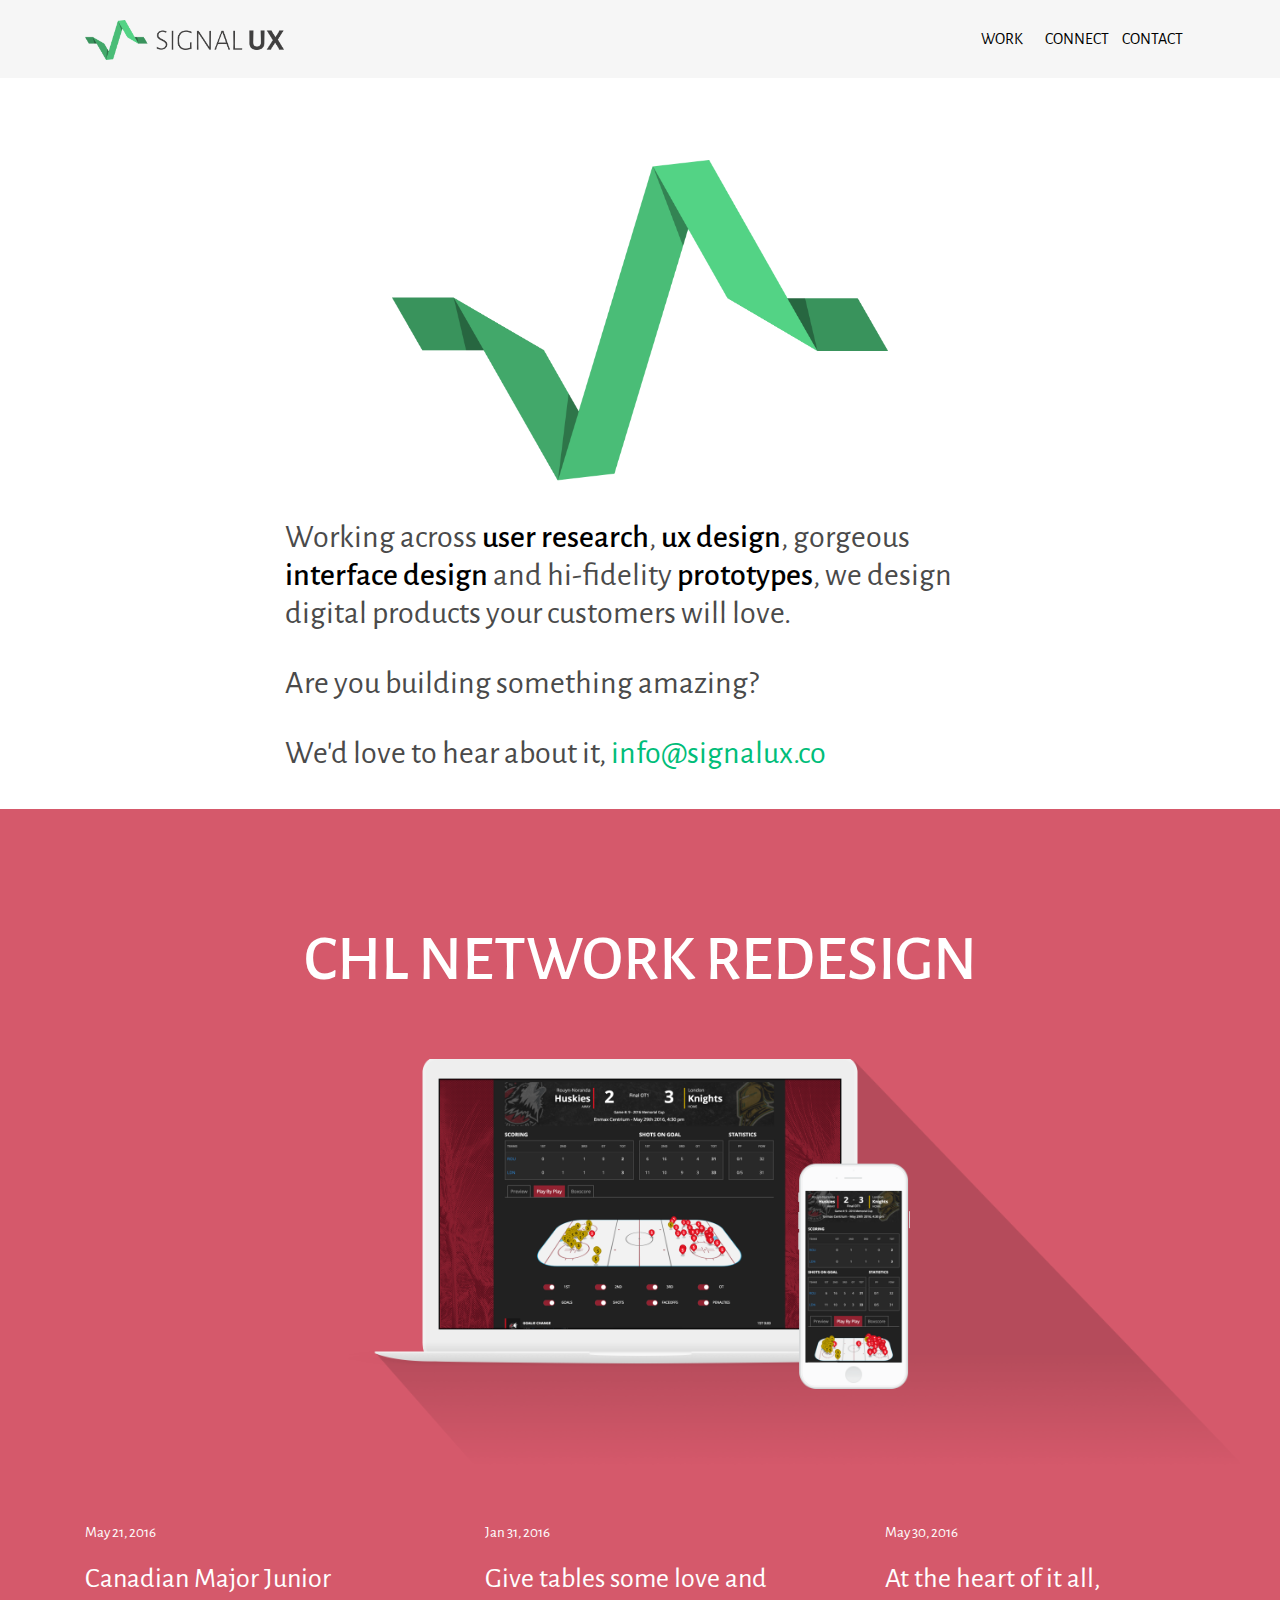
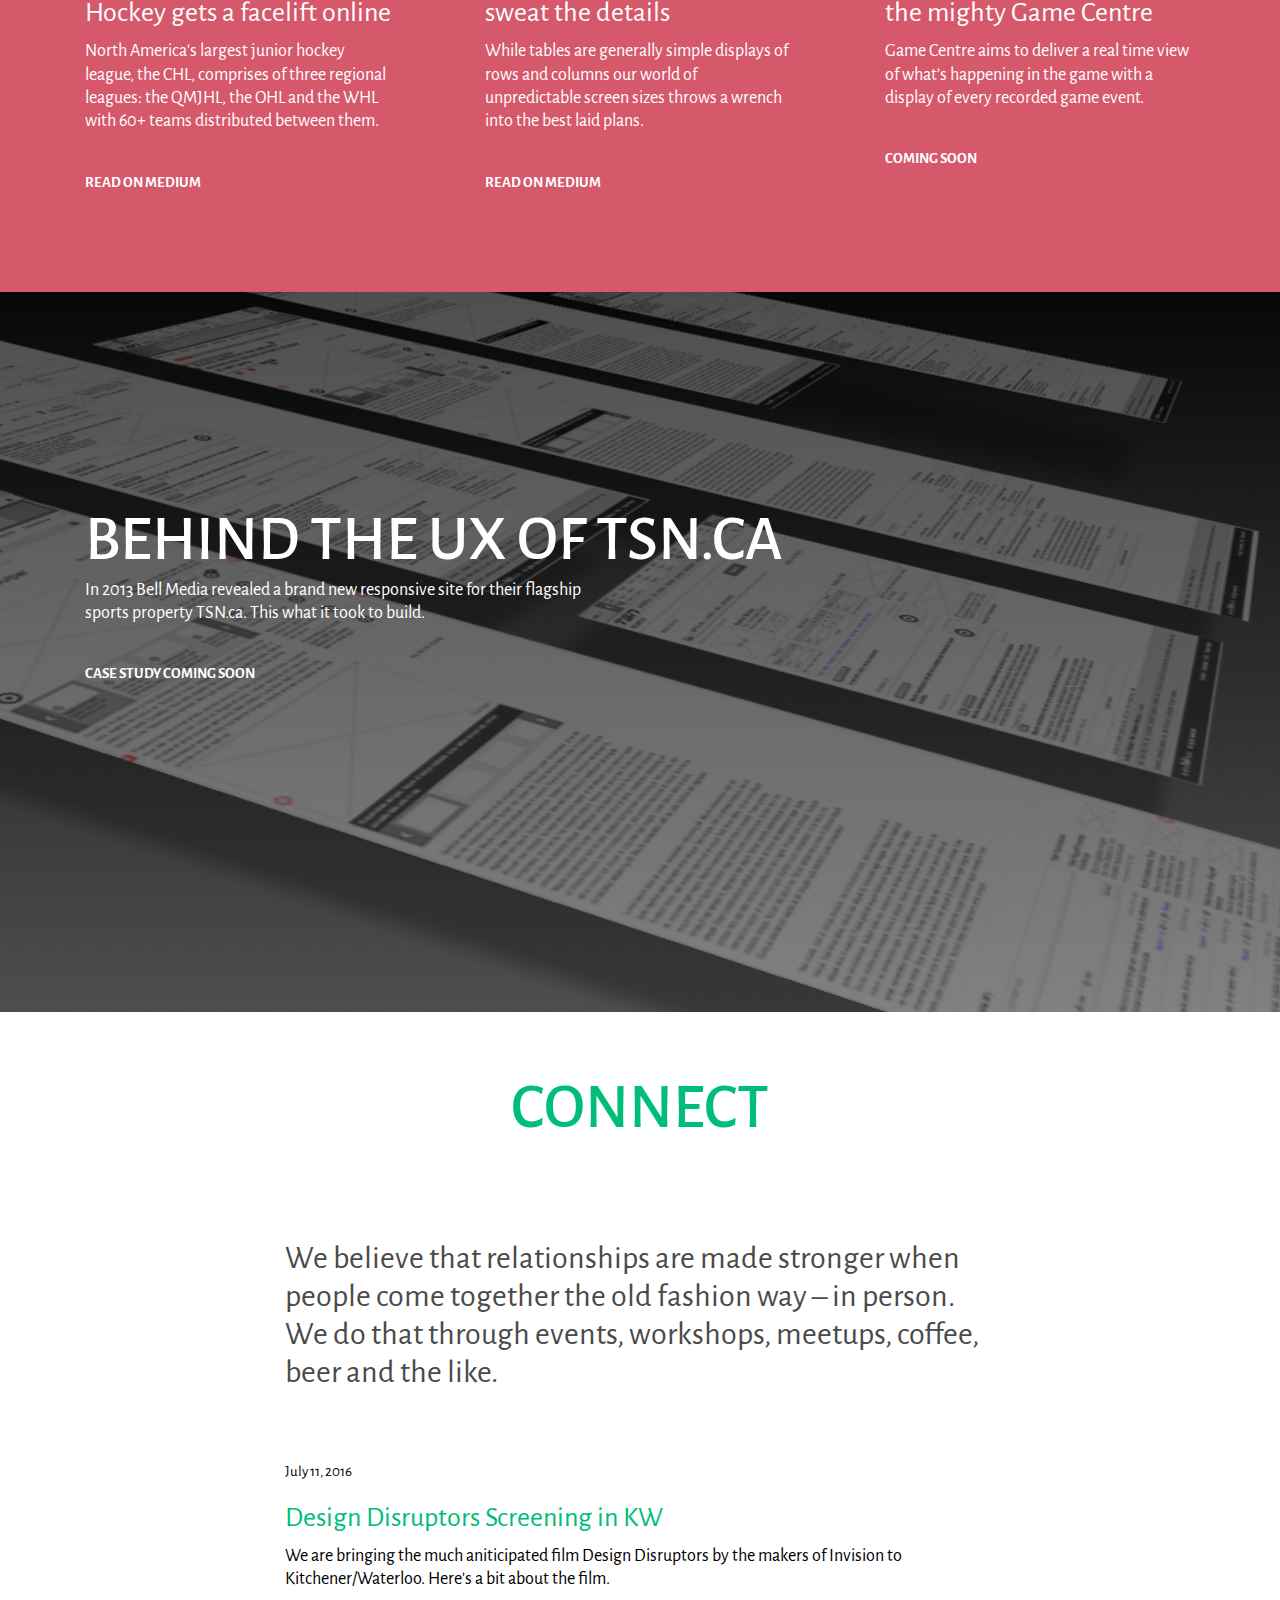
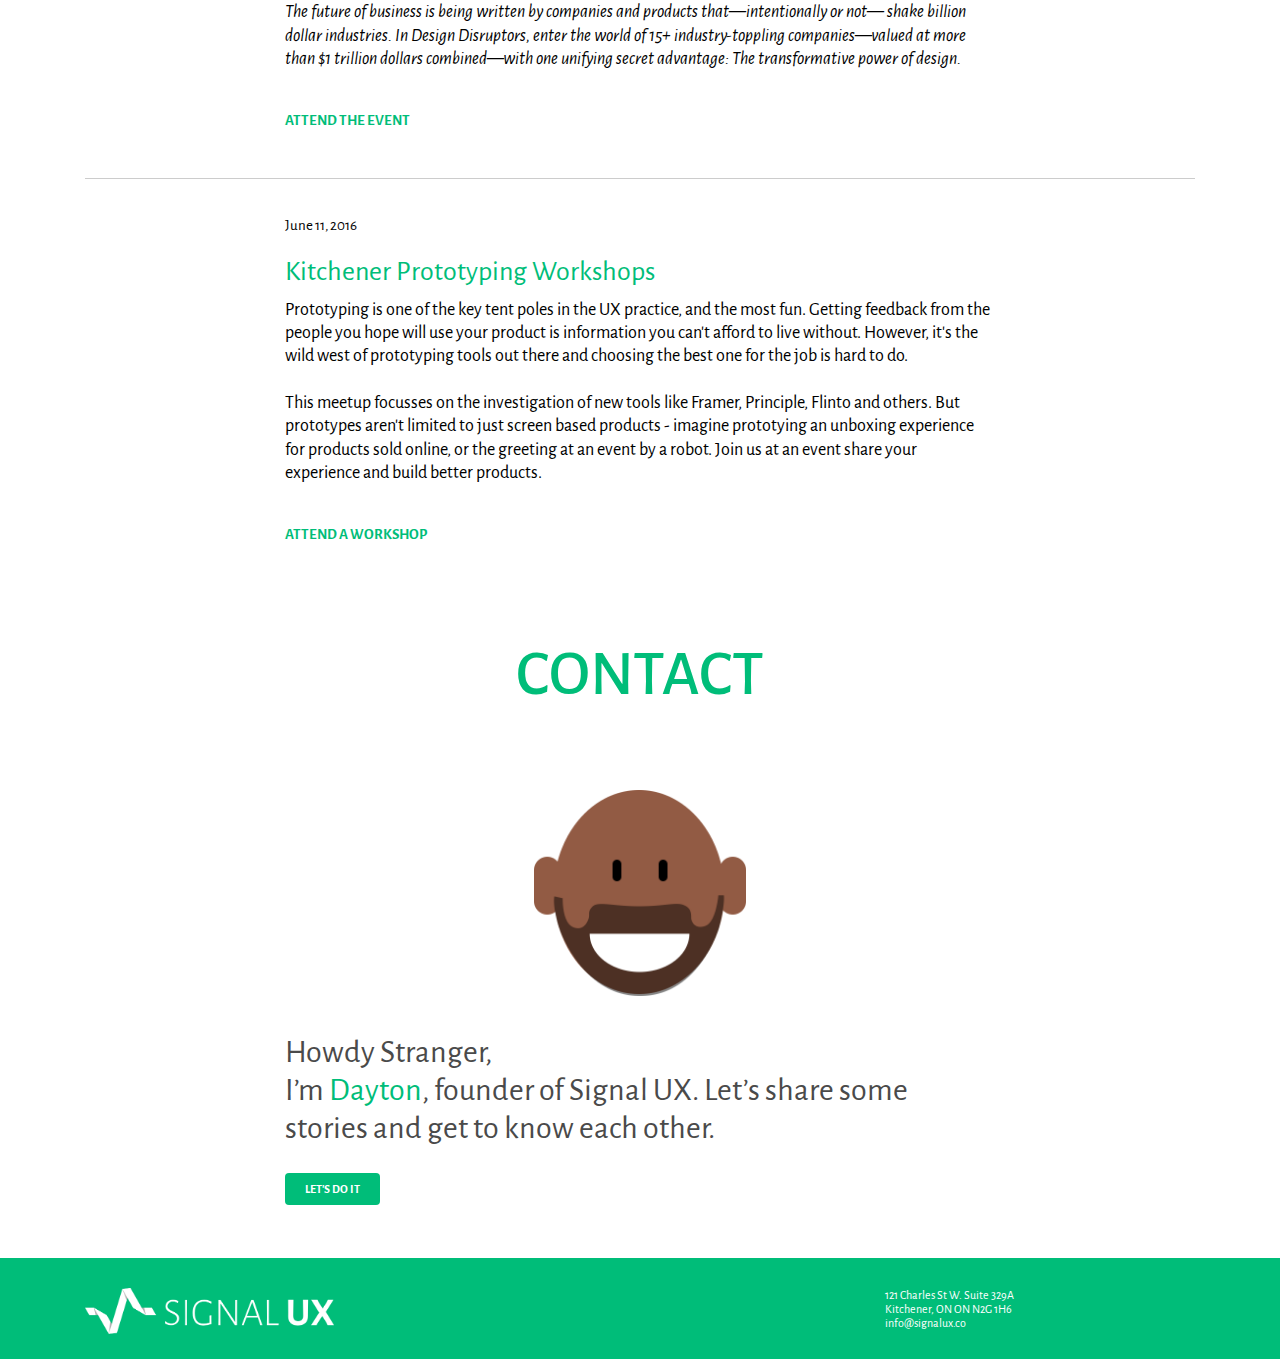
<file: index.html>
<!DOCTYPE html>
<!--[if lt IE 7]> <html lang="en" class="no-js ie6 oldie"> <![endif]-->
<!--[if IE 7]>    <html lang="en" class="no-js ie7 oldie"> <![endif]-->
<!--[if IE 8]>    <html lang="en" class="no-js ie8 oldie"> <![endif]-->
<!--[if gt IE 8]><!-->
<html class='no-js' lang='en'>
  <!--<![endif]-->
  <head>
    <meta charset='utf-8' />
    <meta content='IE=edge,chrome=1' http-equiv='X-UA-Compatible' />
    <title>Signal UX - A product design company</title>
    <meta content='Working across user research, ux design, gorgeous interface design and hi-fidelity prototypes, we design digital products your customers will love.' name='description' />
    <meta content='width=device-width, initial-scale=1.0' name='viewport' />
    <link href='css/style.css' rel='stylesheet' />
    
    <script src='js/modernizr-2.0.6.min.js'></script>
  </head>
  <body>
    <div class='container'>
      <div class="desktop-header">
        <!-- Header/Menu Goes Here -->
        <div class="section__content">
          <div class="desktop-header__menu">
            <div class="desktop-header__menu-logo"><img src="images/signal_ux_logo.png" title="Signal UX logo" height="40px"></div>
            <div class="desktop-header__menu-items">
              <div class="desktop-header__menu-item"><a id="desktop-header__menu-item-work" href="#">Work</a></div>
              <div class="desktop-header__menu-item"><a id="desktop-header__menu-item-connect" href="#">Connect</a></div>
              <div class="desktop-header__menu-item"><a id="desktop-header__menu-item-contact" href="#">Contact</a></div>
            </div>
          </div>
        </div>
        <div class="desktop-header__mobile-menu">
          <div class="desktop-header__mobile-menu__button fa fa-bars"></div>
          <div class="desktop-header__mobile-menu__logo"><img src="images/signal_ux_logo.png"></div>
        </div>
      </div>
     
      <div class="section--about" id="section--about">
        <div class="section__content">
          <div class="section__content-text">
            <p class="about-logo"><img src="images/signal_ux_big_logo.png" title="Signal UX logo" height="70%" width="70%"></p>
            <p class="text-about">Working across <strong>user research</strong>, <strong>ux design</strong>, gorgeous <strong>interface design</strong> and hi-fidelity <strong>prototypes</strong>, we design digital products your customers will love.</p>
            <p class="text-about">Are you building something amazing?</p>
            <p class="text-about">We'd love to hear about it, <a href="mailto:info@signalux.co">info@signalux.co</a></p>
          </div>
        </div>
      </div>

      <div class="section--work-chl" id="section--work">
        <div class="section__content">
          <div class="section__content-text">
            <h1>CHL Network Redesign<h1>
          </div>
          <div class="section__content-picture">
            <img src="images/work_chl.png" height="100%" width="100%">
          </div>

          <div class="section__content-column">
            <div class="text-date">May 21, 2016</div>
            <div class="text-title"><a href="https://medium.com/@daytonp/major-junior-hockey-gets-a-facelift-online-bfa205b656ba#.89e8o1uru" target="_blank">Canadian Major Junior Hockey gets a facelift online</a></div>
            <div class="text-byline">North America's largest junior hockey league, the CHL, comprises of three regional leagues: the QMJHL, the OHL and the WHL with 60+ teams distributed between them.</div>
            <div class="read-more"><a href="https://medium.com/@daytonp/major-junior-hockey-gets-a-facelift-online-bfa205b656ba#.89e8o1uru" target="_blank">Read on medium</a></div>
          </div>

          <div class="section__content-column">
            <div class="text-date">Jan 31, 2016</div>
            <div class="text-title"><a href="https://medium.com/@daytonp/give-tables-some-love-and-sweat-the-details-18a083dfffc7#.79fojo6xk" target="_blank">Give tables some love and sweat the details</a></div>
            <div class="text-byline">While tables are generally simple displays of rows and columns our world of unpredictable screen sizes throws a wrench into the best laid plans.</div>
            <div class="read-more"><a href="https://medium.com/@daytonp/give-tables-some-love-and-sweat-the-details-18a083dfffc7#.79fojo6xk" target="_blank">Read on medium</a></div>

          </div>
          <div class="section__content-column">
            <div class="text-date">May 30, 2016</div>
            <div class="text-title">At the heart of it all,<br>the mighty Game Centre</div>
            <div class="text-byline">Game Centre aims to deliver a real time view of what’s happening in the game with a display of every recorded game event.</div>
            <div class="read-more">Coming Soon</div>
          </div>
        </div>
      </div>
      <div class="section--work-tsn" id="section--work">
        <div class="section__content">
          <div class="section__content-text">
            <h1>Behind the UX of TSN.ca</h1>
          </div>

          <div class="section__content-column">
            <div class="text-byline">In 2013 Bell Media revealed a brand new responsive site for their flagship sports property TSN.ca. This what it took to build.</div>
            <div class="read-more"><a href="http://medium.com" target="_blank">Case study coming soon</a></div>
          </div>
        </div>
      </div>

      <div class="section--connect" id="section--connect">
        <div class="section__content">
          <h1>Connect</h1>
          <div class="section__content-text">
            <p class="text-about">We believe that relationships are made stronger when people come together the old fashion way &ndash; in person.<br/>We do that through events, workshops, meetups, coffee, beer and the like.</p>
          </div>
          <div class="section__content-item">
            <div class="text-date">July 11, 2016</div>
            <div class="text-title"><a href="https://www.eventbrite.ca/e/design-disruptors-premier-in-kw-tickets-26053475647" target="_blank">Design Disruptors Screening in KW</a></div>
            <div class="text-byline">
              We are bringing the much aniticipated film Design Disruptors by the makers of Invision to Kitchener/Waterloo. Here's a bit about the film.<br/>

              <blockquote>The future of business is being written by companies and products that—intentionally or not— shake billion dollar industries. In Design Disruptors, enter the world of 15+ industry-toppling companies—valued at more than $1 trillion dollars combined—with one unifying secret advantage: The transformative power of design.</blockquote>

            </div>
            <div class="read-more"><a href="https://www.eventbrite.ca/e/design-disruptors-premier-in-kw-tickets-26053475647" target="_blank">Attend the event</a></div>
          </div>
          <div class="section__content-separator"><hr></div>
          <div class="section__content-item">
            <div class="text-date">June 11, 2016</div>
            <div class="text-title"><a href="http://www.meetup.com/kitchener-prototyping/" target="_blank">Kitchener Prototyping Workshops</a></div>
            <div class="text-byline">Prototyping is one of the key tent poles in the UX practice, and the most fun. Getting feedback from the people you hope will use your product is information you can't afford to live without. However, it's the wild west of prototyping tools out there and choosing the best one for the job is hard to do. <br><br>This meetup focusses on the investigation of new tools like Framer, Principle, Flinto and others. But prototypes aren't limited to just screen based products - imagine prototying an unboxing experience for products sold online, or the greeting at an event by a robot. Join us at an event share your experience and build better products.</div>
            <div class="read-more"><a href="http://www.meetup.com/kitchener-prototyping/" target="_blank">Attend a workshop</a></div>
          </div>
        </div>
      </div>


      <div class="section--contact" id="section--contact">
        <div class="section__content">
          <h1>Contact</h1>
          <div class="section__content-text">
            <p class="about-logo"><img src="images/howdy.png" title="howdy" height="30%" width="30%"></p>
            <p class="text-about">Howdy Stranger,<br/>
            I’m <a href="https://www.linkedin.com/in/daytonpereira" target="_blank">Dayton</a>, founder of Signal UX.
            Let’s share some stories and get to know each other.</p>
          </div>
          <div class="calltoaction">
            <a class="button" href="mailto:dayton@signalux.co" target="_blank">Let's do it</a>
          </div>
        </div>
      </div>


      <div class="section--footer">
        <div class="section__content">
          <div class="text-copyright"><img src="images/signal_ux_logo_white.png" title="logo white" height="35%" width="35%"></div>
          <div class="text-address">121 Charles St W. Suite 329A
            <br/>Kitchener, ON ON N2G 1H6
            <br/><a href="mailto:info@signalux.co">info@signalux.co</a>
        </div>
      </div>
    </div> 

    <!-- Mobile Menu -->
    <div class='mobile-menu'>
      <div class="mobile-menu__top">
        <div class="mobile-menu__top-close fa fa-times"></div>
        <div class="mobile-menu__top-logo"><img src="images/mobile_logo.png"></div>
      </div>
      <div class="mobile-menu__items">
        <div class="mobile-menu__item"><a id="mobile-menu__item-work" href="#">Work</a></div>
        <div class="mobile-menu__item"><a id="mobile-menu__item-connect" href="#">Connect</a></div>
        <div class="mobile-menu__item"><a id="mobile-menu__item-contact" href="#">Contact</a></div>
      </div>
    </div>
    <script>
      window.jQuery || document.write("<script src='js/jquery-1.6.2.min.js'>\x3C/script>")
    </script>
    <script src='js/plugins.js'></script>
    <script src='js/script.js'></script>
    <link href="https://fonts.googleapis.com/css?family=Alegreya+Sans:400,500,700" rel="stylesheet">
 <!--    <script>
      var _gaq=[["_setAccount","UA-XXXXX-X"],["_trackPageview"],["_trackPageLoadTime"]];
      (function(d,t){var g=d.createElement(t),s=d.getElementsByTagName(t)[0];g.async=1;
      g.src=("https:"==location.protocol?"//ssl":"//www")+".google-analytics.com/ga.js";
      s.parentNode.insertBefore(g,s)}(document,"script"));
    </script> -->
    <!--[if lt IE 7]>
    <script src='//ajax.googleapis.com/ajax/libs/chrome-frame/1.0.3/CFInstall.min.js'></script>
    <script>
      window.attachEvent('onload',function(){CFInstall.check({mode:'overlay'})});
    </script>
    <![endif]-->
  </body>
</html>
</file>
<file: css/style.css>
@import "https://maxcdn.bootstrapcdn.com/font-awesome/4.6.3/css/font-awesome.min.css";
/* line 22, ../../../../../../../Downloads/compass.app/Contents/Resources/lib/ruby/compass_extensions/compass-h5bp-0.1.2/stylesheets/h5bp/_normalize.scss */
article,
aside,
details,
figcaption,
figure,
footer,
header,
hgroup,
main,
nav,
section,
summary {
  display: block;
}

/* line 38, ../../../../../../../Downloads/compass.app/Contents/Resources/lib/ruby/compass_extensions/compass-h5bp-0.1.2/stylesheets/h5bp/_normalize.scss */
audio,
canvas,
video {
  display: inline-block;
  *display: inline;
  *zoom: 1;
}

/* line 48, ../../../../../../../Downloads/compass.app/Contents/Resources/lib/ruby/compass_extensions/compass-h5bp-0.1.2/stylesheets/h5bp/_normalize.scss */
audio:not([controls]) {
  display: none;
  height: 0;
}

/* line 55, ../../../../../../../Downloads/compass.app/Contents/Resources/lib/ruby/compass_extensions/compass-h5bp-0.1.2/stylesheets/h5bp/_normalize.scss */
[hidden] {
  display: none;
}

/* line 77, ../../../../../../../Downloads/compass.app/Contents/Resources/lib/ruby/compass_extensions/compass-h5bp-0.1.2/stylesheets/h5bp/_normalize.scss */
html {
  background: #fff;
  color: #000;
  font-size: 100%;
  -webkit-text-size-adjust: 100%;
  -ms-text-size-adjust: 100%;
}

/* line 88, ../../../../../../../Downloads/compass.app/Contents/Resources/lib/ruby/compass_extensions/compass-h5bp-0.1.2/stylesheets/h5bp/_normalize.scss */
html,
button,
input,
select,
textarea {
  font-family: sans-serif;
}

/* line 98, ../../../../../../../Downloads/compass.app/Contents/Resources/lib/ruby/compass_extensions/compass-h5bp-0.1.2/stylesheets/h5bp/_normalize.scss */
body {
  margin: 0;
}

/* line 113, ../../../../../../../Downloads/compass.app/Contents/Resources/lib/ruby/compass_extensions/compass-h5bp-0.1.2/stylesheets/h5bp/_normalize.scss */
a:focus {
  outline: thin dotted;
}

/* line 118, ../../../../../../../Downloads/compass.app/Contents/Resources/lib/ruby/compass_extensions/compass-h5bp-0.1.2/stylesheets/h5bp/_normalize.scss */
a:active,
a:hover {
  outline: 0;
}

/* line 132, ../../../../../../../Downloads/compass.app/Contents/Resources/lib/ruby/compass_extensions/compass-h5bp-0.1.2/stylesheets/h5bp/_normalize.scss */
h1 {
  font-size: 2em;
  margin: 0.67em 0;
}

/* line 137, ../../../../../../../Downloads/compass.app/Contents/Resources/lib/ruby/compass_extensions/compass-h5bp-0.1.2/stylesheets/h5bp/_normalize.scss */
h2 {
  font-size: 1.5em;
  margin: 0.83em 0;
}

/* line 142, ../../../../../../../Downloads/compass.app/Contents/Resources/lib/ruby/compass_extensions/compass-h5bp-0.1.2/stylesheets/h5bp/_normalize.scss */
h3 {
  font-size: 1.17em;
  margin: 1em 0;
}

/* line 147, ../../../../../../../Downloads/compass.app/Contents/Resources/lib/ruby/compass_extensions/compass-h5bp-0.1.2/stylesheets/h5bp/_normalize.scss */
h4 {
  font-size: 1em;
  margin: 1.33em 0;
}

/* line 152, ../../../../../../../Downloads/compass.app/Contents/Resources/lib/ruby/compass_extensions/compass-h5bp-0.1.2/stylesheets/h5bp/_normalize.scss */
h5 {
  font-size: 0.83em;
  margin: 1.67em 0;
}

/* line 157, ../../../../../../../Downloads/compass.app/Contents/Resources/lib/ruby/compass_extensions/compass-h5bp-0.1.2/stylesheets/h5bp/_normalize.scss */
h6 {
  font-size: 0.67em;
  margin: 2.33em 0;
}

/* line 163, ../../../../../../../Downloads/compass.app/Contents/Resources/lib/ruby/compass_extensions/compass-h5bp-0.1.2/stylesheets/h5bp/_normalize.scss */
abbr[title] {
  border-bottom: 1px dotted;
}

/* line 168, ../../../../../../../Downloads/compass.app/Contents/Resources/lib/ruby/compass_extensions/compass-h5bp-0.1.2/stylesheets/h5bp/_normalize.scss */
b,
strong {
  font-weight: bold;
}

/* line 173, ../../../../../../../Downloads/compass.app/Contents/Resources/lib/ruby/compass_extensions/compass-h5bp-0.1.2/stylesheets/h5bp/_normalize.scss */
blockquote {
  margin: 1em 40px;
}

/* line 178, ../../../../../../../Downloads/compass.app/Contents/Resources/lib/ruby/compass_extensions/compass-h5bp-0.1.2/stylesheets/h5bp/_normalize.scss */
dfn {
  font-style: italic;
}

/* line 184, ../../../../../../../Downloads/compass.app/Contents/Resources/lib/ruby/compass_extensions/compass-h5bp-0.1.2/stylesheets/h5bp/_normalize.scss */
hr {
  -moz-box-sizing: content-box;
  box-sizing: content-box;
  height: 0;
}

/* line 191, ../../../../../../../Downloads/compass.app/Contents/Resources/lib/ruby/compass_extensions/compass-h5bp-0.1.2/stylesheets/h5bp/_normalize.scss */
mark {
  background: #ff0;
  color: #000;
}

/* line 197, ../../../../../../../Downloads/compass.app/Contents/Resources/lib/ruby/compass_extensions/compass-h5bp-0.1.2/stylesheets/h5bp/_normalize.scss */
p,
pre {
  margin: 1em 0;
}

/* line 203, ../../../../../../../Downloads/compass.app/Contents/Resources/lib/ruby/compass_extensions/compass-h5bp-0.1.2/stylesheets/h5bp/_normalize.scss */
code,
kbd,
pre,
samp {
  font-family: monospace, serif;
  _font-family: 'courier new', monospace;
  font-size: 1em;
}

/* line 213, ../../../../../../../Downloads/compass.app/Contents/Resources/lib/ruby/compass_extensions/compass-h5bp-0.1.2/stylesheets/h5bp/_normalize.scss */
pre {
  white-space: pre;
  white-space: pre-wrap;
  word-wrap: break-word;
}

/* line 220, ../../../../../../../Downloads/compass.app/Contents/Resources/lib/ruby/compass_extensions/compass-h5bp-0.1.2/stylesheets/h5bp/_normalize.scss */
q {
  quotes: none;
}

/* line 225, ../../../../../../../Downloads/compass.app/Contents/Resources/lib/ruby/compass_extensions/compass-h5bp-0.1.2/stylesheets/h5bp/_normalize.scss */
q:before,
q:after {
  content: '';
  content: none;
}

/* line 232, ../../../../../../../Downloads/compass.app/Contents/Resources/lib/ruby/compass_extensions/compass-h5bp-0.1.2/stylesheets/h5bp/_normalize.scss */
small {
  font-size: 80%;
}

/* line 237, ../../../../../../../Downloads/compass.app/Contents/Resources/lib/ruby/compass_extensions/compass-h5bp-0.1.2/stylesheets/h5bp/_normalize.scss */
sub,
sup {
  font-size: 75%;
  line-height: 0;
  position: relative;
  vertical-align: baseline;
}

/* line 245, ../../../../../../../Downloads/compass.app/Contents/Resources/lib/ruby/compass_extensions/compass-h5bp-0.1.2/stylesheets/h5bp/_normalize.scss */
sup {
  top: -0.5em;
}

/* line 249, ../../../../../../../Downloads/compass.app/Contents/Resources/lib/ruby/compass_extensions/compass-h5bp-0.1.2/stylesheets/h5bp/_normalize.scss */
sub {
  bottom: -0.25em;
}

/* line 260, ../../../../../../../Downloads/compass.app/Contents/Resources/lib/ruby/compass_extensions/compass-h5bp-0.1.2/stylesheets/h5bp/_normalize.scss */
dl,
menu,
ol,
ul {
  margin: 1em 0;
}

/* line 267, ../../../../../../../Downloads/compass.app/Contents/Resources/lib/ruby/compass_extensions/compass-h5bp-0.1.2/stylesheets/h5bp/_normalize.scss */
dd {
  margin: 0 0 0 40px;
}

/* line 272, ../../../../../../../Downloads/compass.app/Contents/Resources/lib/ruby/compass_extensions/compass-h5bp-0.1.2/stylesheets/h5bp/_normalize.scss */
menu,
ol,
ul {
  padding: 0 0 0 40px;
}

/* line 279, ../../../../../../../Downloads/compass.app/Contents/Resources/lib/ruby/compass_extensions/compass-h5bp-0.1.2/stylesheets/h5bp/_normalize.scss */
nav ul,
nav ol {
  list-style: none;
  list-style-image: none;
}

/* line 293, ../../../../../../../Downloads/compass.app/Contents/Resources/lib/ruby/compass_extensions/compass-h5bp-0.1.2/stylesheets/h5bp/_normalize.scss */
img {
  border: 0;
  -ms-interpolation-mode: bicubic;
}

/* line 299, ../../../../../../../Downloads/compass.app/Contents/Resources/lib/ruby/compass_extensions/compass-h5bp-0.1.2/stylesheets/h5bp/_normalize.scss */
svg:not(:root) {
  overflow: hidden;
}

/* line 310, ../../../../../../../Downloads/compass.app/Contents/Resources/lib/ruby/compass_extensions/compass-h5bp-0.1.2/stylesheets/h5bp/_normalize.scss */
figure {
  margin: 0;
}

/* line 321, ../../../../../../../Downloads/compass.app/Contents/Resources/lib/ruby/compass_extensions/compass-h5bp-0.1.2/stylesheets/h5bp/_normalize.scss */
form {
  margin: 0;
}

/* line 326, ../../../../../../../Downloads/compass.app/Contents/Resources/lib/ruby/compass_extensions/compass-h5bp-0.1.2/stylesheets/h5bp/_normalize.scss */
fieldset {
  border: 1px solid #c0c0c0;
  margin: 0 2px;
  padding: 0.35em 0.625em 0.75em;
}

/* line 335, ../../../../../../../Downloads/compass.app/Contents/Resources/lib/ruby/compass_extensions/compass-h5bp-0.1.2/stylesheets/h5bp/_normalize.scss */
legend {
  border: 0;
  padding: 0;
  white-space: normal;
  *margin-left: -7px;
}

/* line 346, ../../../../../../../Downloads/compass.app/Contents/Resources/lib/ruby/compass_extensions/compass-h5bp-0.1.2/stylesheets/h5bp/_normalize.scss */
button,
input,
select,
textarea {
  font-size: 100%;
  margin: 0;
  vertical-align: baseline;
  *vertical-align: middle;
}

/* line 358, ../../../../../../../Downloads/compass.app/Contents/Resources/lib/ruby/compass_extensions/compass-h5bp-0.1.2/stylesheets/h5bp/_normalize.scss */
button,
input {
  line-height: normal;
}

/* line 367, ../../../../../../../Downloads/compass.app/Contents/Resources/lib/ruby/compass_extensions/compass-h5bp-0.1.2/stylesheets/h5bp/_normalize.scss */
button,
select {
  text-transform: none;
}

/* line 379, ../../../../../../../Downloads/compass.app/Contents/Resources/lib/ruby/compass_extensions/compass-h5bp-0.1.2/stylesheets/h5bp/_normalize.scss */
button,
html input[type="button"],
input[type="reset"],
input[type="submit"] {
  -webkit-appearance: button;
  cursor: pointer;
  *overflow: visible;
}

/* line 389, ../../../../../../../Downloads/compass.app/Contents/Resources/lib/ruby/compass_extensions/compass-h5bp-0.1.2/stylesheets/h5bp/_normalize.scss */
button[disabled],
html input[disabled] {
  cursor: default;
}

/* line 398, ../../../../../../../Downloads/compass.app/Contents/Resources/lib/ruby/compass_extensions/compass-h5bp-0.1.2/stylesheets/h5bp/_normalize.scss */
input[type="checkbox"],
input[type="radio"] {
  box-sizing: border-box;
  padding: 0;
  *height: 13px;
  *width: 13px;
}

/* line 409, ../../../../../../../Downloads/compass.app/Contents/Resources/lib/ruby/compass_extensions/compass-h5bp-0.1.2/stylesheets/h5bp/_normalize.scss */
input[type="search"] {
  -webkit-appearance: textfield;
  -moz-box-sizing: content-box;
  -webkit-box-sizing: content-box;
  box-sizing: content-box;
}

/* line 418, ../../../../../../../Downloads/compass.app/Contents/Resources/lib/ruby/compass_extensions/compass-h5bp-0.1.2/stylesheets/h5bp/_normalize.scss */
input[type="search"]::-webkit-search-cancel-button,
input[type="search"]::-webkit-search-decoration {
  -webkit-appearance: none;
}

/* line 424, ../../../../../../../Downloads/compass.app/Contents/Resources/lib/ruby/compass_extensions/compass-h5bp-0.1.2/stylesheets/h5bp/_normalize.scss */
button::-moz-focus-inner,
input::-moz-focus-inner {
  border: 0;
  padding: 0;
}

/* line 432, ../../../../../../../Downloads/compass.app/Contents/Resources/lib/ruby/compass_extensions/compass-h5bp-0.1.2/stylesheets/h5bp/_normalize.scss */
textarea {
  overflow: auto;
  vertical-align: top;
}

/* line 444, ../../../../../../../Downloads/compass.app/Contents/Resources/lib/ruby/compass_extensions/compass-h5bp-0.1.2/stylesheets/h5bp/_normalize.scss */
table {
  border-collapse: collapse;
  border-spacing: 0;
}

/* line 7, ../sass/partials/_page.scss */
body, select, input, textarea {
  color: #222;
}

/* line 14, ../sass/partials/_page.scss */
a, a:hover, a:visited {
  text-decoration: none;
}

/* line 1, ../sass/partials/_framework.scss */
body {
  font-family: 'Alegreya Sans', sans-serif;
  margin: 0;
}

/* line 13, ../sass/partials/_framework.scss */
.desktop-header {
  background-color: #f6f6f6;
  display: inline-block;
  width: 100%;
  padding-bottom: 8px;
  left: 0px;
  top: 0px;
  position: fixed;
  margin-bottom: -4px;
  height: 70px;
}
@media (max-width: 769px) {
  /* line 13, ../sass/partials/_framework.scss */
  .desktop-header {
    height: 40px;
  }
}
/* line 26, ../sass/partials/_framework.scss */
.desktop-header .section__content {
  padding: 0;
}
/* line 29, ../sass/partials/_framework.scss */
.desktop-header__menu {
  padding-top: 20px;
  display: none;
  -moz-box-sizing: border-box;
  -webkit-box-sizing: border-box;
  box-sizing: border-box;
  width: 100%;
  float: left;
  padding-left: 3.7878787879%;
  padding-right: 3.7878787879%;
}
/* line 33, ../sass/partials/_framework.scss */
.desktop-header__menu-logo {
  float: left;
}
/* line 37, ../sass/partials/_framework.scss */
.desktop-header__menu-items {
  float: right;
  margin-right: 10px;
  margin-top: 10px;
}
/* line 43, ../sass/partials/_framework.scss */
.desktop-header__menu-item {
  float: left;
  margin-left: 10px;
  width: 65px;
  text-align: center;
  text-transform: uppercase;
  font-family: 'Alegreya Sans', sans-serif;
}
/* line 52, ../sass/partials/_framework.scss */
.desktop-header__menu-item a {
  color: #000000;
}
/* line 56, ../sass/partials/_framework.scss */
.desktop-header__menu-item a:hover {
  font-weight: 500;
}
@media (min-width: 769px) {
  /* line 29, ../sass/partials/_framework.scss */
  .desktop-header__menu {
    display: block;
  }
}
/* line 66, ../sass/partials/_framework.scss */
.desktop-header__mobile-menu {
  display: none;
  -moz-box-sizing: border-box;
  -webkit-box-sizing: border-box;
  box-sizing: border-box;
  width: 100%;
  float: left;
  padding-left: 3.7878787879%;
  padding-right: 3.7878787879%;
  float: left;
  margin-top: 10px;
  color: #00bd79;
  font-size: 30px;
  font-family: FontAwesome;
}
@media (max-width: 768px) {
  /* line 66, ../sass/partials/_framework.scss */
  .desktop-header__mobile-menu {
    display: block;
  }
}
/* line 79, ../sass/partials/_framework.scss */
.desktop-header__mobile-menu__button {
  float: left;
}
/* line 83, ../sass/partials/_framework.scss */
.desktop-header__mobile-menu__logo {
  text-align: center;
  width: calc(100% - 51px);
  float: left;
}
/* line 88, ../sass/partials/_framework.scss */
.desktop-header__mobile-menu__logo img {
  height: 29px;
}

/* line 98, ../sass/partials/_framework.scss */
.mobile-menu {
  -moz-box-sizing: border-box;
  -webkit-box-sizing: border-box;
  box-sizing: border-box;
  width: 100%;
  float: left;
  padding-left: 3.7878787879%;
  padding-right: 3.7878787879%;
  -moz-transition: left, 0.3s;
  -o-transition: left, 0.3s;
  -webkit-transition: left, 0.3s;
  transition: left, 0.3s;
  display: none;
  width: 100%;
  height: 100%;
  background-color: #00bd79;
  color: #ffffff;
}
@media (max-width: 768px) {
  /* line 98, ../sass/partials/_framework.scss */
  .mobile-menu {
    display: block;
    position: fixed;
    left: -100%;
    top: 0px;
  }
}

/* line 117, ../sass/partials/_framework.scss */
.mobile-menu--visible {
  left: 0px;
  -moz-transition: left, 0.3s;
  -o-transition: left, 0.3s;
  -webkit-transition: left, 0.3s;
  transition: left, 0.3s;
}

/* line 127, ../sass/partials/_framework.scss */
.mobile-menu__top-close {
  float: left;
  font-family: FontAwesome;
  font-size: 30px;
  margin-top: 10px;
  clear: both;
}

/* line 135, ../sass/partials/_framework.scss */
.mobile-menu__top-logo {
  width: 100%;
  text-align: center;
  padding-top: 20px;
  clear: both;
}

/* line 142, ../sass/partials/_framework.scss */
.mobile-menu__items {
  width: 100%;
  margin-top: 60px;
}

/* line 147, ../sass/partials/_framework.scss */
.mobile-menu__item {
  width: 100%;
  text-align: center;
  font-family: 'Alegreya Sans', sans-serif;
  font-weight: 400;
  margin-bottom: 30px;
  font-size: 44px;
}

/* line 157, ../sass/partials/_framework.scss */
.mobile-menu__item a {
  color: #ffffff;
}

/* line 161, ../sass/partials/_framework.scss */
.section, .section--about, .section--work-chl, .section--work-tsn, .section--connect, .section--contact, .section--footer {
  width: 100%;
}

/* line 170, ../sass/partials/_framework.scss */
.section__content {
  max-width: 1200px;
  width: 1200px;
  padding: 10px;
  margin-left: auto;
  margin-right: auto;
}
@media (max-width: 1200px) {
  /* line 170, ../sass/partials/_framework.scss */
  .section__content {
    width: calc(100% - 20px);
  }
}

/* line 183, ../sass/partials/_framework.scss */
.section__content-picture {
  text-align: center;
}

/* line 187, ../sass/partials/_framework.scss */
.section__content-column {
  -moz-box-sizing: border-box;
  -webkit-box-sizing: border-box;
  box-sizing: border-box;
  width: 33.3333333333%;
  float: left;
  padding-left: 3.7878787879%;
  padding-right: 3.7878787879%;
}
@media (max-width: 768px) {
  /* line 187, ../sass/partials/_framework.scss */
  .section__content-column {
    -moz-box-sizing: border-box;
    -webkit-box-sizing: border-box;
    box-sizing: border-box;
    width: 100%;
    float: left;
    padding-left: 3.7878787879%;
    padding-right: 3.7878787879%;
  }
}

/* line 196, ../sass/partials/_framework.scss */
.about-logo {
  text-align: center;
}

/* line 202, ../sass/partials/_framework.scss */
h1 {
  text-transform: uppercase;
  font-family: 'Alegreya Sans', sans-serif;
  font-weight: 500;
  text-align: center;
  margin-bottom: 60px;
  font-size: 64px;
}
@media (max-width: 768px) {
  /* line 202, ../sass/partials/_framework.scss */
  h1 {
    font-size: 32px;
  }
}

/* line 215, ../sass/partials/_framework.scss */
.text-date {
  font-family: 'Alegreya Sans', sans-serif;
  font-weight: 400;
  margin-bottom: 20px;
  font-size: 15px;
}
@media (max-width: 420px) {
  /* line 215, ../sass/partials/_framework.scss */
  .text-date {
    font-size: 12px;
    margin-bottom: 5px;
  }
}

/* line 226, ../sass/partials/_framework.scss */
.text-title {
  font-family: 'Alegreya Sans', sans-serif;
  font-weight: 400;
  margin-bottom: 10px;
  font-size: 28px;
}
@media (max-width: 420px) {
  /* line 226, ../sass/partials/_framework.scss */
  .text-title {
    font-size: 20px;
    margin-bottom: 5px;
  }
}

/* line 237, ../sass/partials/_framework.scss */
.text-byline {
  font-family: 'Alegreya Sans', sans-serif;
  font-weight: 400;
  font-size: 18px;
  margin-bottom: 40px;
  line-height: 1.3;
}
@media (max-width: 420px) {
  /* line 237, ../sass/partials/_framework.scss */
  .text-byline {
    margin-bottom: 10px;
  }
}

/* line 248, ../sass/partials/_framework.scss */
.read-more {
  text-transform: uppercase;
  font-family: 'Alegreya Sans', sans-serif;
  font-weight: 700;
  margin-bottom: 40px;
  font-size: 15px;
}
@media (max-width: 420px) {
  /* line 248, ../sass/partials/_framework.scss */
  .read-more {
    font-size: 12px;
    margin-bottom: 40px;
  }
}

/* line 260, ../sass/partials/_framework.scss */
.text-about {
  font-family: 'Alegreya Sans', sans-serif;
  font-weight: 400;
  font-size: 32px;
  color: #4A4A4A;
}
@media (max-width: 768px) {
  /* line 260, ../sass/partials/_framework.scss */
  .text-about {
    font-size: 24px;
  }
}

/* line 270, ../sass/partials/_framework.scss */
.text-copyright {
  font-family: 'Alegreya Sans', sans-serif;
  font-weight: 400;
  margin-bottom: 20px;
}

/* line 276, ../sass/partials/_framework.scss */
.text-address {
  font-family: 'Alegreya Sans', sans-serif;
  font-weight: 400;
  margin-bottom: 20px;
  font-size: 12px;
}

/* line 283, ../sass/partials/_framework.scss */
strong {
  color: black;
  font-weight: 500;
}

/* line 287, ../sass/partials/_framework.scss */
a {
  color: #00bd79;
  font-weight: 400;
}
/* line 290, ../sass/partials/_framework.scss */
a:hover {
  color: #39935C;
}

/* line 295, ../sass/partials/_framework.scss */
blockquote {
  font-style: italic;
  margin: 10px 0 0 0;
}

/* line 301, ../sass/partials/_framework.scss */
a.button {
  color: white;
}
/* line 303, ../sass/partials/_framework.scss */
a.button:hover {
  color: white;
  background-color: #39935C;
}

/* line 308, ../sass/partials/_framework.scss */
.button {
  padding: 10px 20px 10px 20px;
  background-color: #00bd79;
  width: 100%;
  display: inline;
  -moz-border-radius: 4px / 4px;
  -webkit-border-radius: 4px 4px;
  border-radius: 4px / 4px;
  text-transform: uppercase;
  font-family: 'Alegreya Sans', sans-serif;
  font-weight: 700;
  font-size: 12px;
}
/* line 319, ../sass/partials/_framework.scss */
.button a {
  color: white;
}

/* line 1, ../sass/partials/_sections.scss */
.section, .section--about, .section--work-chl, .section--work-tsn, .section--connect, .section--contact, .section--footer {
  display: inline-block;
}
/* line 4, ../sass/partials/_sections.scss */
.section--about {
  padding-top: 134px;
  background-color: #fff;
}
@media (max-width: 768px) {
  /* line 4, ../sass/partials/_sections.scss */
  .section--about {
    padding-top: 50px;
  }
}
/* line 15, ../sass/partials/_sections.scss */
.section--about .section__content-text {
  -moz-box-sizing: border-box;
  -webkit-box-sizing: border-box;
  box-sizing: border-box;
  width: 66.6666666667%;
  float: left;
  padding-left: 3.7878787879%;
  padding-right: 3.7878787879%;
  margin-left: 16.6666666667%;
}
@media (max-width: 768px) {
  /* line 15, ../sass/partials/_sections.scss */
  .section--about .section__content-text {
    -moz-box-sizing: border-box;
    -webkit-box-sizing: border-box;
    box-sizing: border-box;
    width: 100%;
    float: left;
    padding-left: 3.7878787879%;
    padding-right: 3.7878787879%;
    margin-left: 0%;
  }
}
/* line 26, ../sass/partials/_sections.scss */
.section--work-chl {
  background-color: #D5596B;
  padding: 60px 0 60px 0;
}
@media (max-width: 768px) {
  /* line 26, ../sass/partials/_sections.scss */
  .section--work-chl {
    padding: 30px 0 30px 0;
  }
}
/* line 34, ../sass/partials/_sections.scss */
.section--work-chl .section__content h1 {
  color: white;
}
/* line 37, ../sass/partials/_sections.scss */
.section--work-chl .section__content .text-date {
  color: white;
}
/* line 41, ../sass/partials/_sections.scss */
.section--work-chl .section__content .text-title {
  color: white;
}
/* line 43, ../sass/partials/_sections.scss */
.section--work-chl .section__content .text-title a {
  color: white;
}
/* line 45, ../sass/partials/_sections.scss */
.section--work-chl .section__content .text-title a:hover {
  color: black;
}
/* line 51, ../sass/partials/_sections.scss */
.section--work-chl .section__content .text-byline {
  color: white;
}
/* line 53, ../sass/partials/_sections.scss */
.section--work-chl .section__content .text-byline a {
  color: white;
}
/* line 55, ../sass/partials/_sections.scss */
.section--work-chl .section__content .text-byline a:hover {
  color: black;
}
/* line 61, ../sass/partials/_sections.scss */
.section--work-chl .section__content .read-more {
  color: white;
}
/* line 63, ../sass/partials/_sections.scss */
.section--work-chl .section__content .read-more a {
  color: white;
  font-weight: 700;
}
/* line 66, ../sass/partials/_sections.scss */
.section--work-chl .section__content .read-more a:hover {
  color: black;
}
/* line 75, ../sass/partials/_sections.scss */
.section--work-tsn {
  background-color: black;
  -webkit-background-size: cover;
  background-size: cover;
  background-repeat: no-repeat;
  background-position: 50% 50%;
  background-image: url(../images/work_tsn.jpg);
}
/* line 80, ../sass/partials/_sections.scss */
.section--work-tsn .section__content {
  height: 700px;
}
@media (max-width: 768px) {
  /* line 80, ../sass/partials/_sections.scss */
  .section--work-tsn .section__content {
    height: 567px;
  }
}
/* line 85, ../sass/partials/_sections.scss */
.section--work-tsn .section__content .section__content-text {
  -moz-box-sizing: border-box;
  -webkit-box-sizing: border-box;
  box-sizing: border-box;
  width: 100%;
  float: left;
  padding-left: 3.7878787879%;
  padding-right: 3.7878787879%;
}
/* line 87, ../sass/partials/_sections.scss */
.section--work-tsn .section__content .section__content-text h1 {
  color: white;
  text-align: left;
  margin-top: 200px;
  margin-bottom: 0px;
}
@media (max-width: 768px) {
  /* line 87, ../sass/partials/_sections.scss */
  .section--work-tsn .section__content .section__content-text h1 {
    margin-top: 180px;
    text-align: none;
  }
}
/* line 99, ../sass/partials/_sections.scss */
.section--work-tsn .section__content .read-more {
  color: white;
}
/* line 101, ../sass/partials/_sections.scss */
.section--work-tsn .section__content .read-more a {
  color: white;
  font-weight: 700;
}
/* line 104, ../sass/partials/_sections.scss */
.section--work-tsn .section__content .read-more a:hover {
  color: #ccc;
}
/* line 109, ../sass/partials/_sections.scss */
.section--work-tsn .section__content .section__content-column {
  -moz-box-sizing: border-box;
  -webkit-box-sizing: border-box;
  box-sizing: border-box;
  width: 50%;
  float: left;
  padding-left: 3.7878787879%;
  padding-right: 3.7878787879%;
}
@media (max-width: 768px) {
  /* line 109, ../sass/partials/_sections.scss */
  .section--work-tsn .section__content .section__content-column {
    -moz-box-sizing: border-box;
    -webkit-box-sizing: border-box;
    box-sizing: border-box;
    width: 100%;
    float: left;
    padding-left: 3.7878787879%;
    padding-right: 3.7878787879%;
  }
}
/* line 114, ../sass/partials/_sections.scss */
.section--work-tsn .section__content .section__content-column .text-byline {
  color: white;
}
/* line 122, ../sass/partials/_sections.scss */
.section--connect {
  background-color: #ffffff;
}
/* line 127, ../sass/partials/_sections.scss */
.section--connect .section__content h1 {
  color: #00bd79;
}
/* line 131, ../sass/partials/_sections.scss */
.section--connect .section__content-text {
  -moz-box-sizing: border-box;
  -webkit-box-sizing: border-box;
  box-sizing: border-box;
  width: 66.6666666667%;
  float: left;
  padding-left: 3.7878787879%;
  padding-right: 3.7878787879%;
  margin-left: 16.6666666667%;
  margin-bottom: 40px;
}
@media (max-width: 768px) {
  /* line 131, ../sass/partials/_sections.scss */
  .section--connect .section__content-text {
    -moz-box-sizing: border-box;
    -webkit-box-sizing: border-box;
    box-sizing: border-box;
    width: 100%;
    float: left;
    padding-left: 3.7878787879%;
    padding-right: 3.7878787879%;
    margin-left: 0%;
  }
}
/* line 140, ../sass/partials/_sections.scss */
.section--connect .section__content-item {
  -moz-box-sizing: border-box;
  -webkit-box-sizing: border-box;
  box-sizing: border-box;
  width: 66.6666666667%;
  float: left;
  padding-left: 3.7878787879%;
  padding-right: 3.7878787879%;
  margin-left: 16.6666666667%;
}
@media (max-width: 768px) {
  /* line 140, ../sass/partials/_sections.scss */
  .section--connect .section__content-item {
    -moz-box-sizing: border-box;
    -webkit-box-sizing: border-box;
    box-sizing: border-box;
    width: 100%;
    float: left;
    padding-left: 3.7878787879%;
    padding-right: 3.7878787879%;
    margin-left: 0%;
  }
}
/* line 147, ../sass/partials/_sections.scss */
.section--connect .section__content-item .text-date {
  color: #000000;
}
/* line 151, ../sass/partials/_sections.scss */
.section--connect .section__content-item .text-title {
  color: #000000;
}
/* line 155, ../sass/partials/_sections.scss */
.section--connect .section__content-item .text-byline {
  color: #000000;
}
/* line 158, ../sass/partials/_sections.scss */
.section--connect .section__content-item .read-more {
  color: #00bd79;
}
/* line 161, ../sass/partials/_sections.scss */
.section--connect .section__content-item .read-more a {
  color: #00bd79;
  font-weight: 700;
}
/* line 164, ../sass/partials/_sections.scss */
.section--connect .section__content-item .read-more a:hover {
  color: #39935C;
}
/* line 171, ../sass/partials/_sections.scss */
.section--connect .section__content-separator {
  -moz-box-sizing: border-box;
  -webkit-box-sizing: border-box;
  box-sizing: border-box;
  width: 100%;
  float: left;
  padding-left: 3.7878787879%;
  padding-right: 3.7878787879%;
  margin-bottom: 30px;
}
/* line 174, ../sass/partials/_sections.scss */
.section--connect .section__content-separator hr {
  border: 0;
  height: 1px;
  background: #ccc;
}
/* line 183, ../sass/partials/_sections.scss */
.section--contact {
  background-color: #ffffff;
  padding-bottom: 60px;
}
/* line 188, ../sass/partials/_sections.scss */
.section--contact .section__content h1 {
  color: #00bd79;
}
/* line 193, ../sass/partials/_sections.scss */
.section--contact .section__content-text {
  -moz-box-sizing: border-box;
  -webkit-box-sizing: border-box;
  box-sizing: border-box;
  width: 66.6666666667%;
  float: left;
  padding-left: 3.7878787879%;
  padding-right: 3.7878787879%;
  margin-left: 16.6666666667%;
}
@media (max-width: 768px) {
  /* line 193, ../sass/partials/_sections.scss */
  .section--contact .section__content-text {
    -moz-box-sizing: border-box;
    -webkit-box-sizing: border-box;
    box-sizing: border-box;
    width: 100%;
    float: left;
    padding-left: 3.7878787879%;
    padding-right: 3.7878787879%;
    margin-left: 0%;
  }
}
/* line 201, ../sass/partials/_sections.scss */
.section--contact .calltoaction {
  -moz-box-sizing: border-box;
  -webkit-box-sizing: border-box;
  box-sizing: border-box;
  width: 66.6666666667%;
  float: left;
  padding-left: 3.7878787879%;
  padding-right: 3.7878787879%;
  margin-left: 16.6666666667%;
}
@media (max-width: 768px) {
  /* line 201, ../sass/partials/_sections.scss */
  .section--contact .calltoaction {
    -moz-box-sizing: border-box;
    -webkit-box-sizing: border-box;
    box-sizing: border-box;
    width: 100%;
    float: left;
    padding-left: 3.7878787879%;
    padding-right: 3.7878787879%;
    margin-left: 0%;
  }
}
/* line 211, ../sass/partials/_sections.scss */
.section--footer {
  background-color: #00bd79;
}
/* line 214, ../sass/partials/_sections.scss */
.section--footer .section__content {
  margin-top: 20px;
}
/* line 216, ../sass/partials/_sections.scss */
.section--footer .section__content .text-copyright {
  -moz-box-sizing: border-box;
  -webkit-box-sizing: border-box;
  box-sizing: border-box;
  width: 66.6666666667%;
  float: left;
  padding-left: 3.7878787879%;
  padding-right: 3.7878787879%;
  color: white;
}
@media (max-width: 768px) {
  /* line 216, ../sass/partials/_sections.scss */
  .section--footer .section__content .text-copyright {
    -moz-box-sizing: border-box;
    -webkit-box-sizing: border-box;
    box-sizing: border-box;
    width: 100%;
    float: left;
    padding-left: 3.7878787879%;
    padding-right: 3.7878787879%;
    text-align: center;
  }
}
/* line 224, ../sass/partials/_sections.scss */
.section--footer .section__content .text-address {
  -moz-box-sizing: border-box;
  -webkit-box-sizing: border-box;
  box-sizing: border-box;
  width: 33.3333333333%;
  float: left;
  padding-left: 3.7878787879%;
  padding-right: 3.7878787879%;
  color: white;
}
@media (max-width: 768px) {
  /* line 224, ../sass/partials/_sections.scss */
  .section--footer .section__content .text-address {
    -moz-box-sizing: border-box;
    -webkit-box-sizing: border-box;
    box-sizing: border-box;
    width: 100%;
    float: left;
    padding-left: 3.7878787879%;
    padding-right: 3.7878787879%;
    text-align: center;
  }
}
/* line 231, ../sass/partials/_sections.scss */
.section--footer .section__content .text-address a {
  color: white;
}
/* line 233, ../sass/partials/_sections.scss */
.section--footer .section__content .text-address a:hover {
  color: black;
}

/* line 242, ../sass/partials/_sections.scss */
.section__contentbg-chl {
  background-color: #D5596B;
}

/* line 7, ../../../../../../../Downloads/compass.app/Contents/Resources/lib/ruby/compass_extensions/compass-h5bp-0.1.2/stylesheets/h5bp/_helpers.scss */
.ir {
  background-color: transparent;
  border: 0;
  overflow: hidden;
  *text-indent: -9999px;
}
/* line 27, ../../../../../../../Downloads/compass.app/Contents/Resources/lib/ruby/compass_extensions/compass-h5bp-0.1.2/stylesheets/h5bp/_helpers.scss */
.ir:before {
  content: "";
  display: block;
  width: 0;
  height: 150%;
}

/* line 9, ../../../../../../../Downloads/compass.app/Contents/Resources/lib/ruby/compass_extensions/compass-h5bp-0.1.2/stylesheets/h5bp/_helpers.scss */
.hidden {
  display: none !important;
  visibility: hidden;
}

/* line 11, ../../../../../../../Downloads/compass.app/Contents/Resources/lib/ruby/compass_extensions/compass-h5bp-0.1.2/stylesheets/h5bp/_helpers.scss */
.visuallyhidden {
  border: 0;
  clip: rect(0 0 0 0);
  height: 1px;
  margin: -1px;
  overflow: hidden;
  padding: 0;
  position: absolute;
  width: 1px;
}
/* line 66, ../../../../../../../Downloads/compass.app/Contents/Resources/lib/ruby/compass_extensions/compass-h5bp-0.1.2/stylesheets/h5bp/_helpers.scss */
.visuallyhidden.focusable:active, .visuallyhidden.focusable:focus {
  clip: auto;
  height: auto;
  margin: 0;
  overflow: visible;
  position: static;
  width: auto;
}

/* line 13, ../../../../../../../Downloads/compass.app/Contents/Resources/lib/ruby/compass_extensions/compass-h5bp-0.1.2/stylesheets/h5bp/_helpers.scss */
.invisible {
  visibility: hidden;
}

/* line 92, ../../../../../../../Downloads/compass.app/Contents/Resources/lib/ruby/compass_extensions/compass-h5bp-0.1.2/stylesheets/h5bp/_helpers.scss */
.clearfix:before, .clearfix:after {
  content: " ";
  display: table;
}
/* line 98, ../../../../../../../Downloads/compass.app/Contents/Resources/lib/ruby/compass_extensions/compass-h5bp-0.1.2/stylesheets/h5bp/_helpers.scss */
.clearfix:after {
  clear: both;
}
/* line 104, ../../../../../../../Downloads/compass.app/Contents/Resources/lib/ruby/compass_extensions/compass-h5bp-0.1.2/stylesheets/h5bp/_helpers.scss */
.clearfix {
  *zoom: 1;
}

@media print {
  /* line 11, ../../../../../../../Downloads/compass.app/Contents/Resources/lib/ruby/compass_extensions/compass-h5bp-0.1.2/stylesheets/h5bp/_media.scss */
  * {
    background: transparent !important;
    color: #000 !important;
    box-shadow: none !important;
    text-shadow: none !important;
  }

  /* line 18, ../../../../../../../Downloads/compass.app/Contents/Resources/lib/ruby/compass_extensions/compass-h5bp-0.1.2/stylesheets/h5bp/_media.scss */
  a,
  a:visited {
    text-decoration: underline;
  }

  /* line 23, ../../../../../../../Downloads/compass.app/Contents/Resources/lib/ruby/compass_extensions/compass-h5bp-0.1.2/stylesheets/h5bp/_media.scss */
  a[href]:after {
    content: " (" attr(href) ")";
  }

  /* line 27, ../../../../../../../Downloads/compass.app/Contents/Resources/lib/ruby/compass_extensions/compass-h5bp-0.1.2/stylesheets/h5bp/_media.scss */
  abbr[title]:after {
    content: " (" attr(title) ")";
  }

  /* line 35, ../../../../../../../Downloads/compass.app/Contents/Resources/lib/ruby/compass_extensions/compass-h5bp-0.1.2/stylesheets/h5bp/_media.scss */
  .ir a:after,
  a[href^="javascript:"]:after,
  a[href^="#"]:after {
    content: "";
  }

  /* line 41, ../../../../../../../Downloads/compass.app/Contents/Resources/lib/ruby/compass_extensions/compass-h5bp-0.1.2/stylesheets/h5bp/_media.scss */
  pre,
  blockquote {
    border: 1px solid #999;
    page-break-inside: avoid;
  }

  /* line 47, ../../../../../../../Downloads/compass.app/Contents/Resources/lib/ruby/compass_extensions/compass-h5bp-0.1.2/stylesheets/h5bp/_media.scss */
  thead {
    display: table-header-group;
  }

  /* line 51, ../../../../../../../Downloads/compass.app/Contents/Resources/lib/ruby/compass_extensions/compass-h5bp-0.1.2/stylesheets/h5bp/_media.scss */
  tr,
  img {
    page-break-inside: avoid;
  }

  /* line 56, ../../../../../../../Downloads/compass.app/Contents/Resources/lib/ruby/compass_extensions/compass-h5bp-0.1.2/stylesheets/h5bp/_media.scss */
  img {
    max-width: 100% !important;
  }

  @page {
    margin: 0.5cm;
  }
  /* line 64, ../../../../../../../Downloads/compass.app/Contents/Resources/lib/ruby/compass_extensions/compass-h5bp-0.1.2/stylesheets/h5bp/_media.scss */
  p,
  h2,
  h3 {
    orphans: 3;
    widows: 3;
  }

  /* line 71, ../../../../../../../Downloads/compass.app/Contents/Resources/lib/ruby/compass_extensions/compass-h5bp-0.1.2/stylesheets/h5bp/_media.scss */
  h2,
  h3 {
    page-break-after: avoid;
  }

  /* Style adjustments for print go here */
}
</file>
